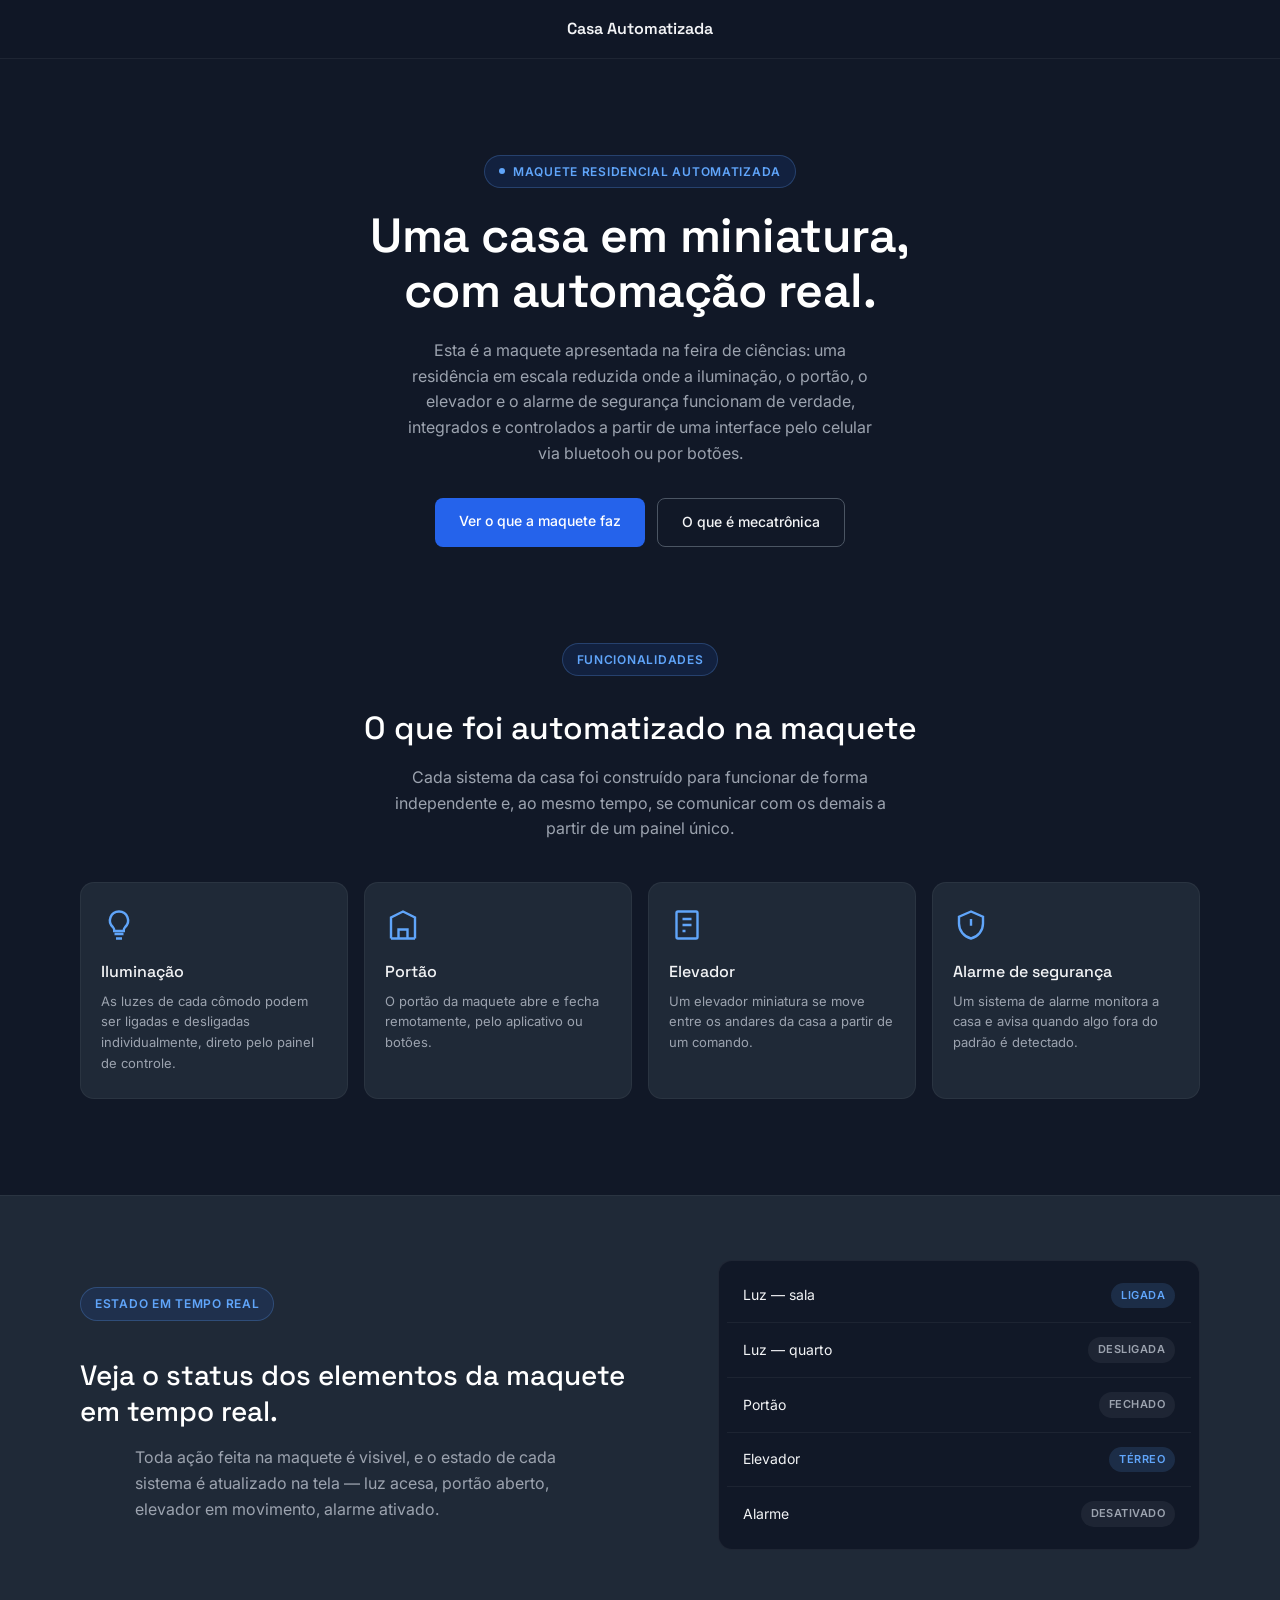
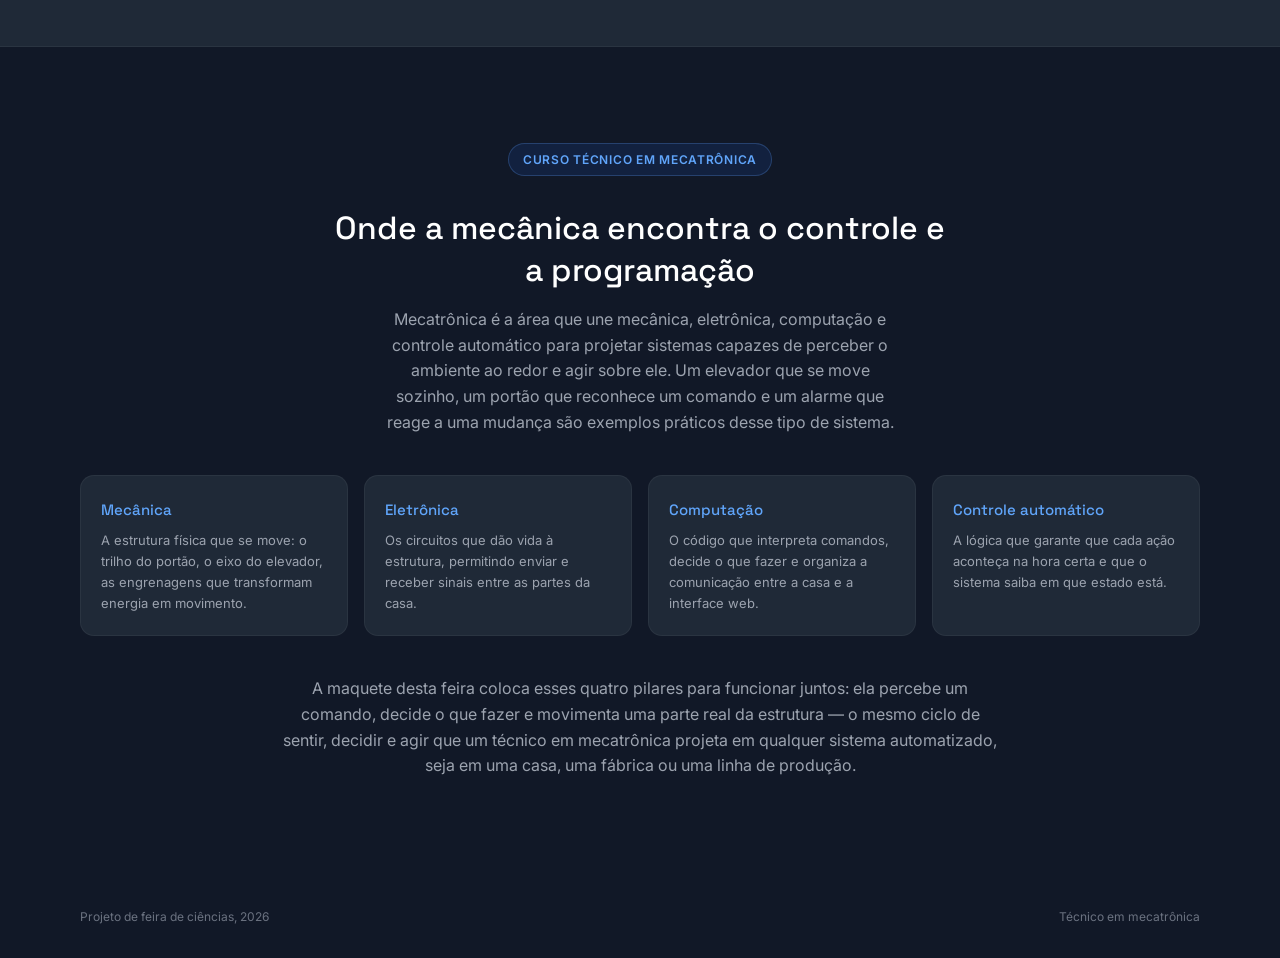
<file: index.html>
<!DOCTYPE html>
<html lang="pt-BR">
<head>
<meta charset="UTF-8">
<meta name="viewport" content="width=device-width, initial-scale=1.0">
<title>Casa Automatizada — Projeto de Mecatrônica</title>
<link rel="preconnect" href="https://fonts.googleapis.com">
<link rel="preconnect" href="https://fonts.gstatic.com" crossorigin>
<link href="https://fonts.googleapis.com/css2?family=Space+Grotesk:wght@500;600&family=Inter:wght@400;500;600&display=swap" rel="stylesheet">
<link rel="stylesheet" href="style.css">
</head>
<body>

<header class="header">
  <div class="header-inner">
    <a href="index.html" class="logo">
      Casa Automatizada
    </a>

  </div>
</header>

<main>

  <section class="hero">
    <div class="hero-inner">
      <p class="eyebrow"><span class="pulse"></span>Maquete residencial automatizada</p>
      <h1>Uma casa em miniatura,<br>com automação real.</h1>
      <p class="hero-text">
        Esta é a maquete apresentada na feira de ciências: uma residência em escala reduzida
        onde a iluminação, o portão, o elevador e o alarme de segurança funcionam de verdade,
        integrados e controlados a partir de uma interface pelo celular via bluetooh ou por botões.
      </p>
      <div class="hero-actions">
        <a href="#funcionalidades" class="btn btn-primary">Ver o que a maquete faz</a>
        <a href="#mecatronica" class="btn btn-secondary">O que é mecatrônica</a>
      </div>
    </div>
  </section>

  <section class="features" id="funcionalidades">
    <div class="features-inner">
      <div class="section-head">
        <p class="eyebrow">Funcionalidades</p>
        <h2>O que foi automatizado na maquete</h2>
        <p class="hero-text">
          Cada sistema da casa foi construído para funcionar de forma independente e, ao
          mesmo tempo, se comunicar com os demais a partir de um painel único.
        </p>
      </div>

      <div class="cards-grid">
        <article class="card">
          <div class="card-icon" aria-hidden="true">
            <svg viewBox="0 0 24 24" fill="none" stroke="currentColor" stroke-width="1.6"><path d="M9 18h6M10 21h4M12 3a6 6 0 0 0-4 10.5c.5.5.8 1.1.8 1.8V16h6.4v-.7c0-.7.3-1.3.8-1.8A6 6 0 0 0 12 3Z"/></svg>
          </div>
          <h3>Iluminação</h3>
          <p>As luzes de cada cômodo podem ser ligadas e desligadas individualmente, direto pelo painel de controle.</p>
        </article>

        <article class="card">
          <div class="card-icon" aria-hidden="true">
            <svg viewBox="0 0 24 24" fill="none" stroke="currentColor" stroke-width="1.6"><path d="M4 21V7l8-4 8 4v14M4 21h16M9 21v-6h6v6"/></svg>
          </div>
          <h3>Portão</h3>
          <p>O portão da maquete abre e fecha remotamente, pelo aplicativo ou botões.</p>
        </article>

        <article class="card">
          <div class="card-icon" aria-hidden="true">
            <svg viewBox="0 0 24 24" fill="none" stroke="currentColor" stroke-width="1.6"><rect x="5" y="3" width="14" height="18" rx="1"/><path d="M9 8h6M9 12h6M9 16h2"/></svg>
          </div>
          <h3>Elevador</h3>
          <p>Um elevador miniatura se move entre os andares da casa a partir de um comando.</p>
        </article>

        <article class="card">
          <div class="card-icon" aria-hidden="true">
            <svg viewBox="0 0 24 24" fill="none" stroke="currentColor" stroke-width="1.6"><path d="M12 3 4 6.5V11c0 4.8 3.2 8.7 8 10 4.8-1.3 8-5.2 8-10V6.5L12 3Z"/><path d="M12 8v4.5M12 15.5h.01"/></svg>
          </div>
          <h3>Alarme de segurança</h3>
          <p>Um sistema de alarme monitora a casa e avisa quando algo fora do padrão é detectado.</p>
        </article>
      </div>
    </div>
  </section>

  <section class="status">
    <div class="status-inner">
      <div class="status-text">
        <p class="eyebrow">Estado em tempo real</p>
        <h2>Veja o status dos elementos da maquete em tempo real.</h2>
        <p class="hero-text">
          Toda ação feita na maquete é visivel, e o estado de cada sistema
          é atualizado na tela — luz acesa, portão aberto, elevador em movimento,
          alarme ativado.
        </p>
      </div>
      <div class="status-panel" aria-hidden="true">
        <div class="status-row"><span>Luz — sala</span><span class="tag tag-on">ligada</span></div>
        <div class="status-row"><span>Luz — quarto</span><span class="tag tag-off">desligada</span></div>
        <div class="status-row"><span>Portão</span><span class="tag tag-off">fechado</span></div>
        <div class="status-row"><span>Elevador</span><span class="tag tag-on">térreo</span></div>
        <div class="status-row"><span>Alarme</span><span class="tag tag-off">desativado</span></div>
      </div>
    </div>
  </section>

  <section class="mecatronica" id="mecatronica">
    <div class="mecatronica-inner">
      <div class="section-head">
        <p class="eyebrow">Curso técnico em mecatrônica</p>
        <h2>Onde a mecânica encontra o controle e a programação</h2>
        <p class="hero-text">
          Mecatrônica é a área que une mecânica, eletrônica, computação e controle
          automático para projetar sistemas capazes de perceber o ambiente ao redor e
          agir sobre ele. Um elevador que se move sozinho, um portão que reconhece um
          comando e um alarme que reage a uma mudança são exemplos práticos desse tipo
          de sistema.
        </p>
      </div>

      <div class="pillars-grid">
        <article class="pillar">
          <h3>Mecânica</h3>
          <p>A estrutura física que se move: o trilho do portão, o eixo do elevador, as engrenagens que transformam energia em movimento.</p>
        </article>
        <article class="pillar">
          <h3>Eletrônica</h3>
          <p>Os circuitos que dão vida à estrutura, permitindo enviar e receber sinais entre as partes da casa.</p>
        </article>
        <article class="pillar">
          <h3>Computação</h3>
          <p>O código que interpreta comandos, decide o que fazer e organiza a comunicação entre a casa e a interface web.</p>
        </article>
        <article class="pillar">
          <h3>Controle automático</h3>
          <p>A lógica que garante que cada ação aconteça na hora certa e que o sistema saiba em que estado está.</p>
        </article>
      </div>

      <p class="hero-text mecatronica-closing">
        A maquete desta feira coloca esses quatro pilares para funcionar juntos: ela
        percebe um comando, decide o que fazer e movimenta uma parte real da estrutura —
        o mesmo ciclo de sentir, decidir e agir que um técnico em mecatrônica projeta em
        qualquer sistema automatizado, seja em uma casa, uma fábrica ou uma linha de
        produção.
      </p>
    </div>
  </section>

</main>

<footer class="footer">
  <div class="footer-inner">
    <span>Projeto de feira de ciências, 2026</span>
    <span>Técnico em mecatrônica</span>
  </div>
</footer>

<script>
  const toggle = document.getElementById('menuToggle');
  const nav = document.getElementById('nav');
  toggle.addEventListener('click', () => {
    const isOpen = nav.classList.toggle('open');
    toggle.classList.toggle('open', isOpen);
    toggle.setAttribute('aria-expanded', isOpen);
  });
</script>

</body>
</html>
</file>
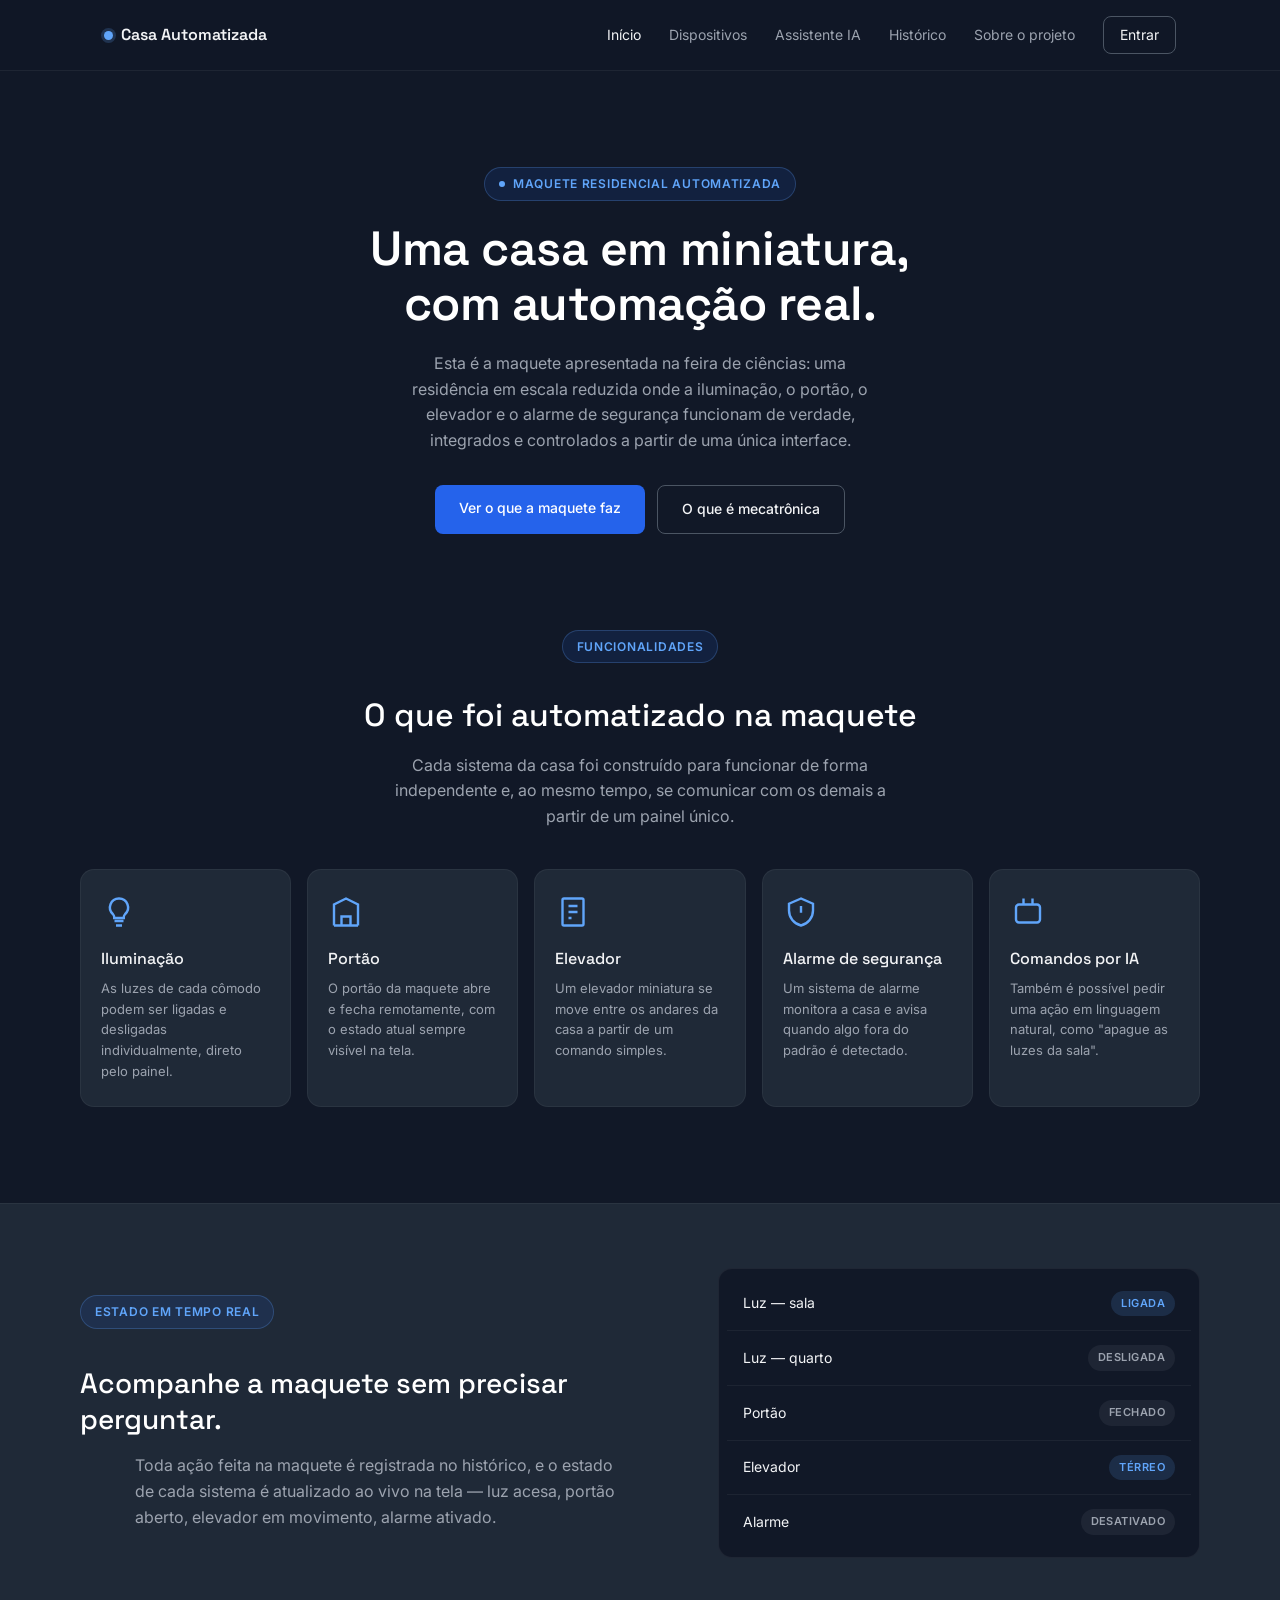
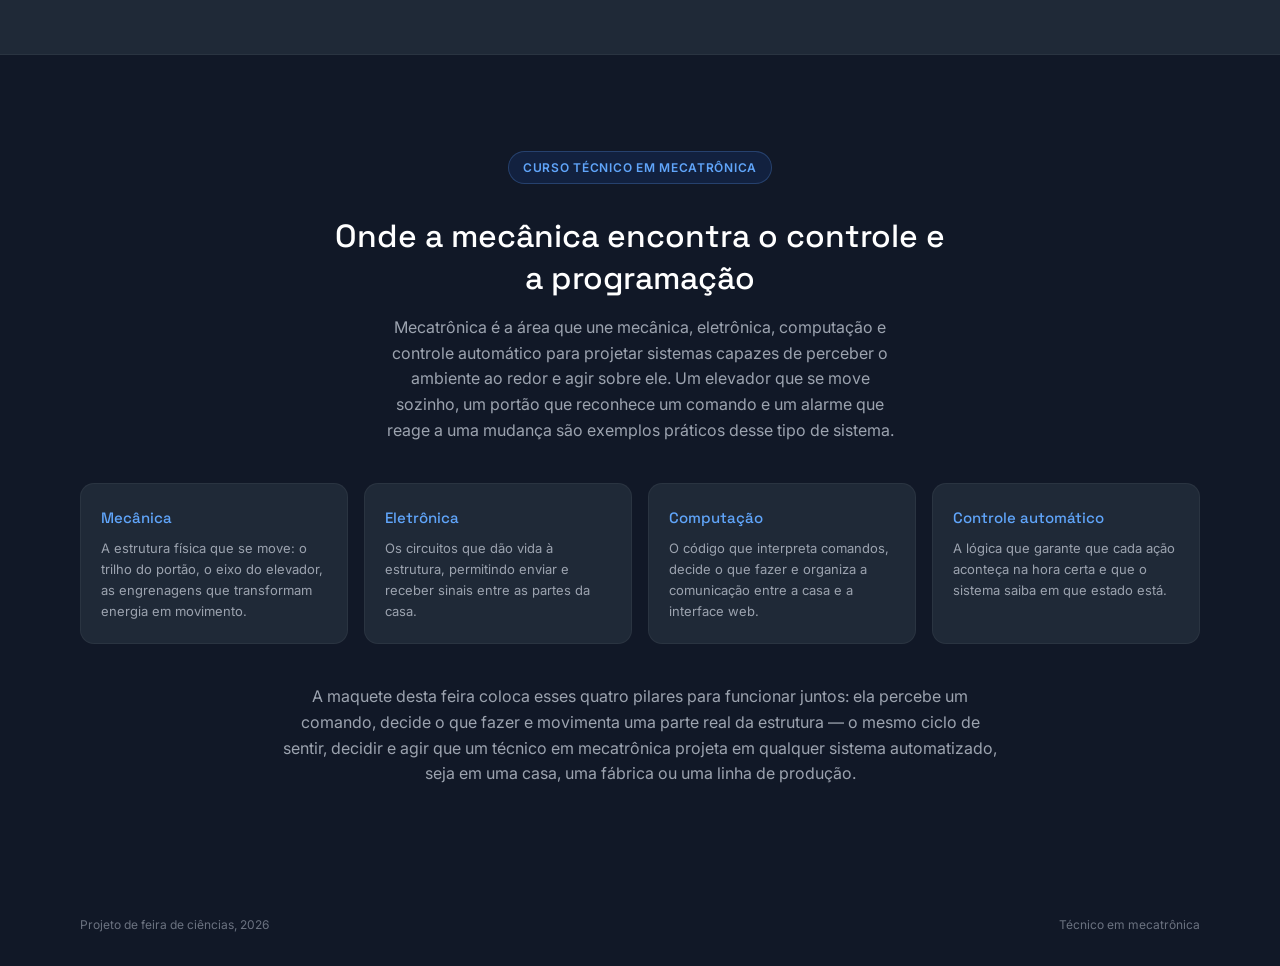
<file: frontend/index.html>
<!DOCTYPE html>
<html lang="pt-BR">
<head>
<meta charset="UTF-8">
<meta name="viewport" content="width=device-width, initial-scale=1.0">
<title>Casa Automatizada — Projeto de Mecatrônica</title>
<link rel="preconnect" href="https://fonts.googleapis.com">
<link rel="preconnect" href="https://fonts.gstatic.com" crossorigin>
<link href="https://fonts.googleapis.com/css2?family=Space+Grotesk:wght@500;600&family=Inter:wght@400;500;600&display=swap" rel="stylesheet">
<link rel="stylesheet" href="style.css">
</head>
<body>

<header class="header">
  <div class="header-inner">
    <a href="index.html" class="logo">
      <span class="logo-dot"></span>
      Casa Automatizada
    </a>

    <button class="menu-toggle" id="menuToggle" aria-label="Abrir menu" aria-expanded="false">
      <span></span>
      <span></span>
      <span></span>
    </button>

    <nav class="nav" id="nav">
      <a href="index.html" class="nav-link active">Início</a>
      <a href="dispositivos.html" class="nav-link">Dispositivos</a>
      <a href="assistente.html" class="nav-link">Assistente IA</a>
      <a href="historico.html" class="nav-link">Histórico</a>
      <a href="sobre.html" class="nav-link">Sobre o projeto</a>
      <a href="login.html" class="nav-link nav-link-login">Entrar</a>
    </nav>
  </div>
</header>

<main>

  <section class="hero">
    <div class="hero-inner">
      <p class="eyebrow"><span class="pulse"></span>Maquete residencial automatizada</p>
      <h1>Uma casa em miniatura,<br>com automação real.</h1>
      <p class="hero-text">
        Esta é a maquete apresentada na feira de ciências: uma residência em escala reduzida
        onde a iluminação, o portão, o elevador e o alarme de segurança funcionam de verdade,
        integrados e controlados a partir de uma única interface.
      </p>
      <div class="hero-actions">
        <a href="#funcionalidades" class="btn btn-primary">Ver o que a maquete faz</a>
        <a href="#mecatronica" class="btn btn-secondary">O que é mecatrônica</a>
      </div>
    </div>
  </section>

  <section class="features" id="funcionalidades">
    <div class="features-inner">
      <div class="section-head">
        <p class="eyebrow">Funcionalidades</p>
        <h2>O que foi automatizado na maquete</h2>
        <p class="hero-text">
          Cada sistema da casa foi construído para funcionar de forma independente e, ao
          mesmo tempo, se comunicar com os demais a partir de um painel único.
        </p>
      </div>

      <div class="cards-grid">
        <article class="card">
          <div class="card-icon" aria-hidden="true">
            <svg viewBox="0 0 24 24" fill="none" stroke="currentColor" stroke-width="1.6"><path d="M9 18h6M10 21h4M12 3a6 6 0 0 0-4 10.5c.5.5.8 1.1.8 1.8V16h6.4v-.7c0-.7.3-1.3.8-1.8A6 6 0 0 0 12 3Z"/></svg>
          </div>
          <h3>Iluminação</h3>
          <p>As luzes de cada cômodo podem ser ligadas e desligadas individualmente, direto pelo painel.</p>
        </article>

        <article class="card">
          <div class="card-icon" aria-hidden="true">
            <svg viewBox="0 0 24 24" fill="none" stroke="currentColor" stroke-width="1.6"><path d="M4 21V7l8-4 8 4v14M4 21h16M9 21v-6h6v6"/></svg>
          </div>
          <h3>Portão</h3>
          <p>O portão da maquete abre e fecha remotamente, com o estado atual sempre visível na tela.</p>
        </article>

        <article class="card">
          <div class="card-icon" aria-hidden="true">
            <svg viewBox="0 0 24 24" fill="none" stroke="currentColor" stroke-width="1.6"><rect x="5" y="3" width="14" height="18" rx="1"/><path d="M9 8h6M9 12h6M9 16h2"/></svg>
          </div>
          <h3>Elevador</h3>
          <p>Um elevador miniatura se move entre os andares da casa a partir de um comando simples.</p>
        </article>

        <article class="card">
          <div class="card-icon" aria-hidden="true">
            <svg viewBox="0 0 24 24" fill="none" stroke="currentColor" stroke-width="1.6"><path d="M12 3 4 6.5V11c0 4.8 3.2 8.7 8 10 4.8-1.3 8-5.2 8-10V6.5L12 3Z"/><path d="M12 8v4.5M12 15.5h.01"/></svg>
          </div>
          <h3>Alarme de segurança</h3>
          <p>Um sistema de alarme monitora a casa e avisa quando algo fora do padrão é detectado.</p>
        </article>

        <article class="card">
          <div class="card-icon" aria-hidden="true">
            <svg viewBox="0 0 24 24" fill="none" stroke="currentColor" stroke-width="1.6"><rect x="4" y="7" width="16" height="12" rx="2"/><path d="M9 3v4M15 3v4M8 13h.01M12 13h.01M16 13h.01"/></svg>
          </div>
          <h3>Comandos por IA</h3>
          <p>Também é possível pedir uma ação em linguagem natural, como "apague as luzes da sala".</p>
        </article>
      </div>
    </div>
  </section>

  <section class="status">
    <div class="status-inner">
      <div class="status-text">
        <p class="eyebrow">Estado em tempo real</p>
        <h2>Acompanhe a maquete sem precisar perguntar.</h2>
        <p class="hero-text">
          Toda ação feita na maquete é registrada no histórico, e o estado de cada sistema
          é atualizado ao vivo na tela — luz acesa, portão aberto, elevador em movimento,
          alarme ativado.
        </p>
      </div>
      <div class="status-panel" aria-hidden="true">
        <div class="status-row"><span>Luz — sala</span><span class="tag tag-on">ligada</span></div>
        <div class="status-row"><span>Luz — quarto</span><span class="tag tag-off">desligada</span></div>
        <div class="status-row"><span>Portão</span><span class="tag tag-off">fechado</span></div>
        <div class="status-row"><span>Elevador</span><span class="tag tag-on">térreo</span></div>
        <div class="status-row"><span>Alarme</span><span class="tag tag-off">desativado</span></div>
      </div>
    </div>
  </section>

  <section class="mecatronica" id="mecatronica">
    <div class="mecatronica-inner">
      <div class="section-head">
        <p class="eyebrow">Curso técnico em mecatrônica</p>
        <h2>Onde a mecânica encontra o controle e a programação</h2>
        <p class="hero-text">
          Mecatrônica é a área que une mecânica, eletrônica, computação e controle
          automático para projetar sistemas capazes de perceber o ambiente ao redor e
          agir sobre ele. Um elevador que se move sozinho, um portão que reconhece um
          comando e um alarme que reage a uma mudança são exemplos práticos desse tipo
          de sistema.
        </p>
      </div>

      <div class="pillars-grid">
        <article class="pillar">
          <h3>Mecânica</h3>
          <p>A estrutura física que se move: o trilho do portão, o eixo do elevador, as engrenagens que transformam energia em movimento.</p>
        </article>
        <article class="pillar">
          <h3>Eletrônica</h3>
          <p>Os circuitos que dão vida à estrutura, permitindo enviar e receber sinais entre as partes da casa.</p>
        </article>
        <article class="pillar">
          <h3>Computação</h3>
          <p>O código que interpreta comandos, decide o que fazer e organiza a comunicação entre a casa e a interface web.</p>
        </article>
        <article class="pillar">
          <h3>Controle automático</h3>
          <p>A lógica que garante que cada ação aconteça na hora certa e que o sistema saiba em que estado está.</p>
        </article>
      </div>

      <p class="hero-text mecatronica-closing">
        A maquete desta feira coloca esses quatro pilares para funcionar juntos: ela
        percebe um comando, decide o que fazer e movimenta uma parte real da estrutura —
        o mesmo ciclo de sentir, decidir e agir que um técnico em mecatrônica projeta em
        qualquer sistema automatizado, seja em uma casa, uma fábrica ou uma linha de
        produção.
      </p>
    </div>
  </section>

</main>

<footer class="footer">
  <div class="footer-inner">
    <span>Projeto de feira de ciências, 2026</span>
    <span>Técnico em mecatrônica</span>
  </div>
</footer>

<script>
  const toggle = document.getElementById('menuToggle');
  const nav = document.getElementById('nav');
  toggle.addEventListener('click', () => {
    const isOpen = nav.classList.toggle('open');
    toggle.classList.toggle('open', isOpen);
    toggle.setAttribute('aria-expanded', isOpen);
  });
</script>

</body>
</html>
</file>
<file: style.css>
:root {
  --azul-principal: #2563EB;
  --azul-escuro: #1E3A8A;
  --azul-claro: #60A5FA;

  --fundo: #111827;
  --cinza-escuro: #1F2937;
  --cinza-medio: #4B5563;
  --cinza: #6B7280;

  --texto-principal: #F3F4F6;
  --texto-secundario: #9CA3AF;
  --branco: #FFFFFF;

  --fonte-titulo: 'Space Grotesk', sans-serif;
  --fonte-texto: 'Inter', sans-serif;
}

* { box-sizing: border-box; margin: 0; padding: 0; }

html { scroll-behavior: smooth; }

body {
  background: var(--fundo);
  color: var(--texto-principal);
  font-family: var(--fonte-texto);
  line-height: 1.6;
  -webkit-font-smoothing: antialiased;
}

a { color: inherit; text-decoration: none; }

img, svg { display: block; max-width: 100%; }

:focus-visible {
  outline: 2px solid var(--azul-claro);
  outline-offset: 2px;
}

/* ---------- Header ---------- */

.header {
  position: sticky;
  top: 0;
  z-index: 50;
  background: rgba(17, 24, 39, 0.85);
  backdrop-filter: blur(8px);
  border-bottom: 1px solid rgba(255, 255, 255, 0.06);
}

.header-inner {
  max-width: 1120px;
  margin: 0 auto;
  padding: 16px 24px;
  display: flex;
  align-items: center;
  justify-content: space-between;
}

.logo {
  display: flex;
  align-items: center;
  gap: 8px;
  font-family: var(--fonte-titulo);
  font-weight: 600;
  font-size: 16px;
  color: var(--texto-principal);
  margin: auto;
}

.logo-dot {
  width: 9px;
  height: 9px;
  border-radius: 50%;
  background: var(--azul-claro);
  box-shadow: 0 0 0 3px rgba(96, 165, 250, 0.2);
}

.nav {
  display: flex;
  align-items: center;
  gap: 28px;
}

.nav-link {
  font-size: 14px;
  color: var(--texto-secundario);
  transition: color 0.15s ease;
}

.nav-link:hover,
.nav-link.active {
  color: var(--texto-principal);
}

.nav-link-login {
  color: var(--texto-principal);
  border: 1px solid var(--cinza-medio);
  padding: 7px 16px;
  border-radius: 8px;
  transition: border-color 0.15s ease;
}

.nav-link-login:hover {
  border-color: var(--azul-claro);
  color: var(--azul-claro);
}

.menu-toggle {
  display: none;
  flex-direction: column;
  justify-content: center;
  gap: 5px;
  width: 32px;
  height: 32px;
  background: none;
  border: none;
  cursor: pointer;
}

.menu-toggle span {
  width: 100%;
  height: 2px;
  background: var(--texto-principal);
  border-radius: 2px;
  transition: transform 0.2s ease, opacity 0.2s ease;
}

.menu-toggle.open span:nth-child(1) { transform: translateY(7px) rotate(45deg); }
.menu-toggle.open span:nth-child(2) { opacity: 0; }
.menu-toggle.open span:nth-child(3) { transform: translateY(-7px) rotate(-45deg); }

/* ---------- Eyebrow / labels ---------- */

.eyebrow {
  display: inline-flex;
  align-items: center;
  gap: 8px;
  font-family: var(--fonte-texto);
  font-weight: 600;
  font-size: 12px;
  text-transform: uppercase;
  letter-spacing: 0.06em;
  color: var(--azul-claro);
  background: rgba(37, 99, 235, 0.12);
  border: 1px solid rgba(96, 165, 250, 0.25);
  padding: 6px 14px;
  border-radius: 20px;
  margin-bottom: 20px;
}

.pulse {
  width: 6px;
  height: 6px;
  border-radius: 50%;
  background: var(--azul-claro);
  animation: pulse 2s ease-in-out infinite;
}

@keyframes pulse {
  0%, 100% { opacity: 1; }
  50% { opacity: 0.35; }
}

/* ---------- Hero ---------- */

.hero {
  padding: 96px 24px 64px;
  text-align: center;
}

.hero-inner {
  max-width: 640px;
  margin: 0 auto;
}

h1 {
  font-family: var(--fonte-titulo);
  font-weight: 600;
  font-size: clamp(32px, 5vw, 48px);
  line-height: 1.15;
  letter-spacing: -0.01em;
  color: var(--branco);
  margin-bottom: 20px;
}

.hero-text {
  font-size: 16px;
  color: var(--texto-secundario);
  max-width: 480px;
  margin: 0 auto;
}

.hero-actions {
  display: flex;
  gap: 12px;
  justify-content: center;
  margin-top: 32px;
  flex-wrap: wrap;
}

.btn {
  font-size: 14px;
  font-weight: 500;
  padding: 12px 24px;
  border-radius: 8px;
  transition: background 0.15s ease, border-color 0.15s ease, transform 0.1s ease;
}

.btn:active { transform: scale(0.98); }

.btn-primary {
  background: var(--azul-principal);
  color: var(--branco);
}

.btn-primary:hover { background: var(--azul-escuro); }

.btn-secondary {
  background: transparent;
  color: var(--texto-principal);
  border: 1px solid var(--cinza-medio);
}

.btn-secondary:hover { border-color: var(--texto-secundario); }

/* ---------- Section head (shared) ---------- */

.section-head {
  max-width: 620px;
  margin: 0 auto 40px;
  text-align: center;
}

.section-head h2 {
  font-family: var(--fonte-titulo);
  font-weight: 500;
  font-size: clamp(24px, 3.5vw, 32px);
  color: var(--branco);
  line-height: 1.3;
  margin: 12px 0 16px;
}

.section-head .hero-text { max-width: 520px; }

/* ---------- Features ---------- */

.features { padding: 32px 24px 96px; }

.features-inner { max-width: 1120px; margin: 0 auto; }

.cards-grid {
  display: grid;
  grid-template-columns: repeat(auto-fit, minmax(200px, 1fr));
  gap: 16px;
}

.card {
  background: var(--cinza-escuro);
  border: 1px solid rgba(255, 255, 255, 0.05);
  border-radius: 14px;
  padding: 24px 20px;
  transition: border-color 0.15s ease, transform 0.15s ease;
}

.card:hover {
  border-color: rgba(96, 165, 250, 0.3);
  transform: translateY(-2px);
}

.card-icon {
  width: 36px;
  height: 36px;
  color: var(--azul-claro);
  margin-bottom: 16px;
}

.card-icon svg { width: 100%; height: 100%; }

.card h3 {
  font-family: var(--fonte-titulo);
  font-weight: 500;
  font-size: 16px;
  color: var(--texto-principal);
  margin-bottom: 6px;
}

.card p {
  font-size: 13px;
  color: var(--texto-secundario);
  line-height: 1.6;
}

/* ---------- Status section ---------- */

.status {
  padding: 64px 24px 96px;
  background: var(--cinza-escuro);
  border-top: 1px solid rgba(255, 255, 255, 0.05);
  border-bottom: 1px solid rgba(255, 255, 255, 0.05);
}

.status-inner {
  max-width: 1120px;
  margin: 0 auto;
  display: grid;
  grid-template-columns: 1.1fr 0.9fr;
  gap: 48px;
  align-items: center;
}

.status-text h2 {
  font-family: var(--fonte-titulo);
  font-weight: 500;
  font-size: clamp(22px, 3vw, 28px);
  color: var(--branco);
  margin: 16px 0;
  line-height: 1.3;
}

.status-panel {
  background: var(--fundo);
  border: 1px solid rgba(255, 255, 255, 0.06);
  border-radius: 14px;
  padding: 8px;
}

.status-row {
  display: flex;
  align-items: center;
  justify-content: space-between;
  padding: 14px 16px;
  font-size: 14px;
  border-bottom: 1px solid rgba(255, 255, 255, 0.05);
}

.status-row:last-child { border-bottom: none; }

.tag {
  font-family: var(--fonte-texto);
  font-weight: 600;
  font-size: 11px;
  text-transform: uppercase;
  letter-spacing: 0.04em;
  padding: 4px 10px;
  border-radius: 20px;
}

.tag-on {
  background: rgba(96, 165, 250, 0.15);
  color: var(--azul-claro);
}

.tag-off {
  background: rgba(107, 114, 128, 0.15);
  color: var(--texto-secundario);
}

/* ---------- Mecatrônica ---------- */

.mecatronica { padding: 96px 24px; }

.mecatronica-inner { max-width: 1120px; margin: 0 auto; }

.pillars-grid {
  display: grid;
  grid-template-columns: repeat(auto-fit, minmax(220px, 1fr));
  gap: 16px;
  margin-bottom: 40px;
}

.pillar {
  background: var(--cinza-escuro);
  border: 1px solid rgba(255, 255, 255, 0.05);
  border-radius: 14px;
  padding: 22px 20px;
}

.pillar h3 {
  font-family: var(--fonte-titulo);
  font-weight: 500;
  font-size: 15px;
  color: var(--azul-claro);
  margin-bottom: 8px;
}

.pillar p {
  font-size: 13px;
  color: var(--texto-secundario);
  line-height: 1.6;
}

.mecatronica-closing {
  max-width: 720px;
  margin: 0 auto;
  text-align: center;
}

/* ---------- Footer ---------- */

.footer { padding: 32px 24px; }

.footer-inner {
  max-width: 1120px;
  margin: 0 auto;
  display: flex;
  justify-content: space-between;
  flex-wrap: wrap;
  gap: 8px;
  font-size: 12px;
  color: var(--cinza);
}

/* ---------- Responsive ---------- */

@media (max-width: 860px) {
  .status-inner {
    grid-template-columns: 1fr;
    gap: 32px;
  }
}

@media (max-width: 720px) {
  .menu-toggle { display: flex; }

  .nav {
    position: absolute;
    top: 100%;
    left: 0;
    right: 0;
    flex-direction: column;
    align-items: flex-start;
    gap: 0;
    background: var(--cinza-escuro);
    border-bottom: 1px solid rgba(255, 255, 255, 0.06);
    max-height: 0;
    overflow: hidden;
    transition: max-height 0.25s ease;
  }

  .nav.open { max-height: 380px; }

  .nav-link {
    width: 100%;
    padding: 14px 24px;
    border-bottom: 1px solid rgba(255, 255, 255, 0.04);
  }

  .nav-link-login {
    border: none;
    border-radius: 0;
    padding: 14px 24px;
  }

  .hero { padding: 64px 20px 48px; }
}

@media (max-width: 480px) {
  .hero-actions { flex-direction: column; align-items: stretch; }
}
</file>
<file: frontend/style.css>
:root {
  --azul-principal: #2563EB;
  --azul-escuro: #1E3A8A;
  --azul-claro: #60A5FA;

  --fundo: #111827;
  --cinza-escuro: #1F2937;
  --cinza-medio: #4B5563;
  --cinza: #6B7280;

  --texto-principal: #F3F4F6;
  --texto-secundario: #9CA3AF;
  --branco: #FFFFFF;

  --fonte-titulo: 'Space Grotesk', sans-serif;
  --fonte-texto: 'Inter', sans-serif;
}

* { box-sizing: border-box; margin: 0; padding: 0; }

html { scroll-behavior: smooth; }

body {
  background: var(--fundo);
  color: var(--texto-principal);
  font-family: var(--fonte-texto);
  line-height: 1.6;
  -webkit-font-smoothing: antialiased;
}

a { color: inherit; text-decoration: none; }

img, svg { display: block; max-width: 100%; }

:focus-visible {
  outline: 2px solid var(--azul-claro);
  outline-offset: 2px;
}

/* ---------- Header ---------- */

.header {
  position: sticky;
  top: 0;
  z-index: 50;
  background: rgba(17, 24, 39, 0.85);
  backdrop-filter: blur(8px);
  border-bottom: 1px solid rgba(255, 255, 255, 0.06);
}

.header-inner {
  max-width: 1120px;
  margin: 0 auto;
  padding: 16px 24px;
  display: flex;
  align-items: center;
  justify-content: space-between;
}

.logo {
  display: flex;
  align-items: center;
  gap: 8px;
  font-family: var(--fonte-titulo);
  font-weight: 600;
  font-size: 16px;
  color: var(--texto-principal);
}

.logo-dot {
  width: 9px;
  height: 9px;
  border-radius: 50%;
  background: var(--azul-claro);
  box-shadow: 0 0 0 3px rgba(96, 165, 250, 0.2);
}

.nav {
  display: flex;
  align-items: center;
  gap: 28px;
}

.nav-link {
  font-size: 14px;
  color: var(--texto-secundario);
  transition: color 0.15s ease;
}

.nav-link:hover,
.nav-link.active {
  color: var(--texto-principal);
}

.nav-link-login {
  color: var(--texto-principal);
  border: 1px solid var(--cinza-medio);
  padding: 7px 16px;
  border-radius: 8px;
  transition: border-color 0.15s ease;
}

.nav-link-login:hover {
  border-color: var(--azul-claro);
  color: var(--azul-claro);
}

.menu-toggle {
  display: none;
  flex-direction: column;
  justify-content: center;
  gap: 5px;
  width: 32px;
  height: 32px;
  background: none;
  border: none;
  cursor: pointer;
}

.menu-toggle span {
  width: 100%;
  height: 2px;
  background: var(--texto-principal);
  border-radius: 2px;
  transition: transform 0.2s ease, opacity 0.2s ease;
}

.menu-toggle.open span:nth-child(1) { transform: translateY(7px) rotate(45deg); }
.menu-toggle.open span:nth-child(2) { opacity: 0; }
.menu-toggle.open span:nth-child(3) { transform: translateY(-7px) rotate(-45deg); }

/* ---------- Eyebrow / labels ---------- */

.eyebrow {
  display: inline-flex;
  align-items: center;
  gap: 8px;
  font-family: var(--fonte-texto);
  font-weight: 600;
  font-size: 12px;
  text-transform: uppercase;
  letter-spacing: 0.06em;
  color: var(--azul-claro);
  background: rgba(37, 99, 235, 0.12);
  border: 1px solid rgba(96, 165, 250, 0.25);
  padding: 6px 14px;
  border-radius: 20px;
  margin-bottom: 20px;
}

.pulse {
  width: 6px;
  height: 6px;
  border-radius: 50%;
  background: var(--azul-claro);
  animation: pulse 2s ease-in-out infinite;
}

@keyframes pulse {
  0%, 100% { opacity: 1; }
  50% { opacity: 0.35; }
}

/* ---------- Hero ---------- */

.hero {
  padding: 96px 24px 64px;
  text-align: center;
}

.hero-inner {
  max-width: 640px;
  margin: 0 auto;
}

h1 {
  font-family: var(--fonte-titulo);
  font-weight: 600;
  font-size: clamp(32px, 5vw, 48px);
  line-height: 1.15;
  letter-spacing: -0.01em;
  color: var(--branco);
  margin-bottom: 20px;
}

.hero-text {
  font-size: 16px;
  color: var(--texto-secundario);
  max-width: 480px;
  margin: 0 auto;
}

.hero-actions {
  display: flex;
  gap: 12px;
  justify-content: center;
  margin-top: 32px;
  flex-wrap: wrap;
}

.btn {
  font-size: 14px;
  font-weight: 500;
  padding: 12px 24px;
  border-radius: 8px;
  transition: background 0.15s ease, border-color 0.15s ease, transform 0.1s ease;
}

.btn:active { transform: scale(0.98); }

.btn-primary {
  background: var(--azul-principal);
  color: var(--branco);
}

.btn-primary:hover { background: var(--azul-escuro); }

.btn-secondary {
  background: transparent;
  color: var(--texto-principal);
  border: 1px solid var(--cinza-medio);
}

.btn-secondary:hover { border-color: var(--texto-secundario); }

/* ---------- Section head (shared) ---------- */

.section-head {
  max-width: 620px;
  margin: 0 auto 40px;
  text-align: center;
}

.section-head h2 {
  font-family: var(--fonte-titulo);
  font-weight: 500;
  font-size: clamp(24px, 3.5vw, 32px);
  color: var(--branco);
  line-height: 1.3;
  margin: 12px 0 16px;
}

.section-head .hero-text { max-width: 520px; }

/* ---------- Features ---------- */

.features { padding: 32px 24px 96px; }

.features-inner { max-width: 1120px; margin: 0 auto; }

.cards-grid {
  display: grid;
  grid-template-columns: repeat(auto-fit, minmax(200px, 1fr));
  gap: 16px;
}

.card {
  background: var(--cinza-escuro);
  border: 1px solid rgba(255, 255, 255, 0.05);
  border-radius: 14px;
  padding: 24px 20px;
  transition: border-color 0.15s ease, transform 0.15s ease;
}

.card:hover {
  border-color: rgba(96, 165, 250, 0.3);
  transform: translateY(-2px);
}

.card-icon {
  width: 36px;
  height: 36px;
  color: var(--azul-claro);
  margin-bottom: 16px;
}

.card-icon svg { width: 100%; height: 100%; }

.card h3 {
  font-family: var(--fonte-titulo);
  font-weight: 500;
  font-size: 16px;
  color: var(--texto-principal);
  margin-bottom: 6px;
}

.card p {
  font-size: 13px;
  color: var(--texto-secundario);
  line-height: 1.6;
}

/* ---------- Status section ---------- */

.status {
  padding: 64px 24px 96px;
  background: var(--cinza-escuro);
  border-top: 1px solid rgba(255, 255, 255, 0.05);
  border-bottom: 1px solid rgba(255, 255, 255, 0.05);
}

.status-inner {
  max-width: 1120px;
  margin: 0 auto;
  display: grid;
  grid-template-columns: 1.1fr 0.9fr;
  gap: 48px;
  align-items: center;
}

.status-text h2 {
  font-family: var(--fonte-titulo);
  font-weight: 500;
  font-size: clamp(22px, 3vw, 28px);
  color: var(--branco);
  margin: 16px 0;
  line-height: 1.3;
}

.status-panel {
  background: var(--fundo);
  border: 1px solid rgba(255, 255, 255, 0.06);
  border-radius: 14px;
  padding: 8px;
}

.status-row {
  display: flex;
  align-items: center;
  justify-content: space-between;
  padding: 14px 16px;
  font-size: 14px;
  border-bottom: 1px solid rgba(255, 255, 255, 0.05);
}

.status-row:last-child { border-bottom: none; }

.tag {
  font-family: var(--fonte-texto);
  font-weight: 600;
  font-size: 11px;
  text-transform: uppercase;
  letter-spacing: 0.04em;
  padding: 4px 10px;
  border-radius: 20px;
}

.tag-on {
  background: rgba(96, 165, 250, 0.15);
  color: var(--azul-claro);
}

.tag-off {
  background: rgba(107, 114, 128, 0.15);
  color: var(--texto-secundario);
}

/* ---------- Mecatrônica ---------- */

.mecatronica { padding: 96px 24px; }

.mecatronica-inner { max-width: 1120px; margin: 0 auto; }

.pillars-grid {
  display: grid;
  grid-template-columns: repeat(auto-fit, minmax(220px, 1fr));
  gap: 16px;
  margin-bottom: 40px;
}

.pillar {
  background: var(--cinza-escuro);
  border: 1px solid rgba(255, 255, 255, 0.05);
  border-radius: 14px;
  padding: 22px 20px;
}

.pillar h3 {
  font-family: var(--fonte-titulo);
  font-weight: 500;
  font-size: 15px;
  color: var(--azul-claro);
  margin-bottom: 8px;
}

.pillar p {
  font-size: 13px;
  color: var(--texto-secundario);
  line-height: 1.6;
}

.mecatronica-closing {
  max-width: 720px;
  margin: 0 auto;
  text-align: center;
}

/* ---------- Footer ---------- */

.footer { padding: 32px 24px; }

.footer-inner {
  max-width: 1120px;
  margin: 0 auto;
  display: flex;
  justify-content: space-between;
  flex-wrap: wrap;
  gap: 8px;
  font-size: 12px;
  color: var(--cinza);
}

/* ---------- Responsive ---------- */

@media (max-width: 860px) {
  .status-inner {
    grid-template-columns: 1fr;
    gap: 32px;
  }
}

@media (max-width: 720px) {
  .menu-toggle { display: flex; }

  .nav {
    position: absolute;
    top: 100%;
    left: 0;
    right: 0;
    flex-direction: column;
    align-items: flex-start;
    gap: 0;
    background: var(--cinza-escuro);
    border-bottom: 1px solid rgba(255, 255, 255, 0.06);
    max-height: 0;
    overflow: hidden;
    transition: max-height 0.25s ease;
  }

  .nav.open { max-height: 380px; }

  .nav-link {
    width: 100%;
    padding: 14px 24px;
    border-bottom: 1px solid rgba(255, 255, 255, 0.04);
  }

  .nav-link-login {
    border: none;
    border-radius: 0;
    padding: 14px 24px;
  }

  .hero { padding: 64px 20px 48px; }
}

@media (max-width: 480px) {
  .hero-actions { flex-direction: column; align-items: stretch; }
}
</file>
